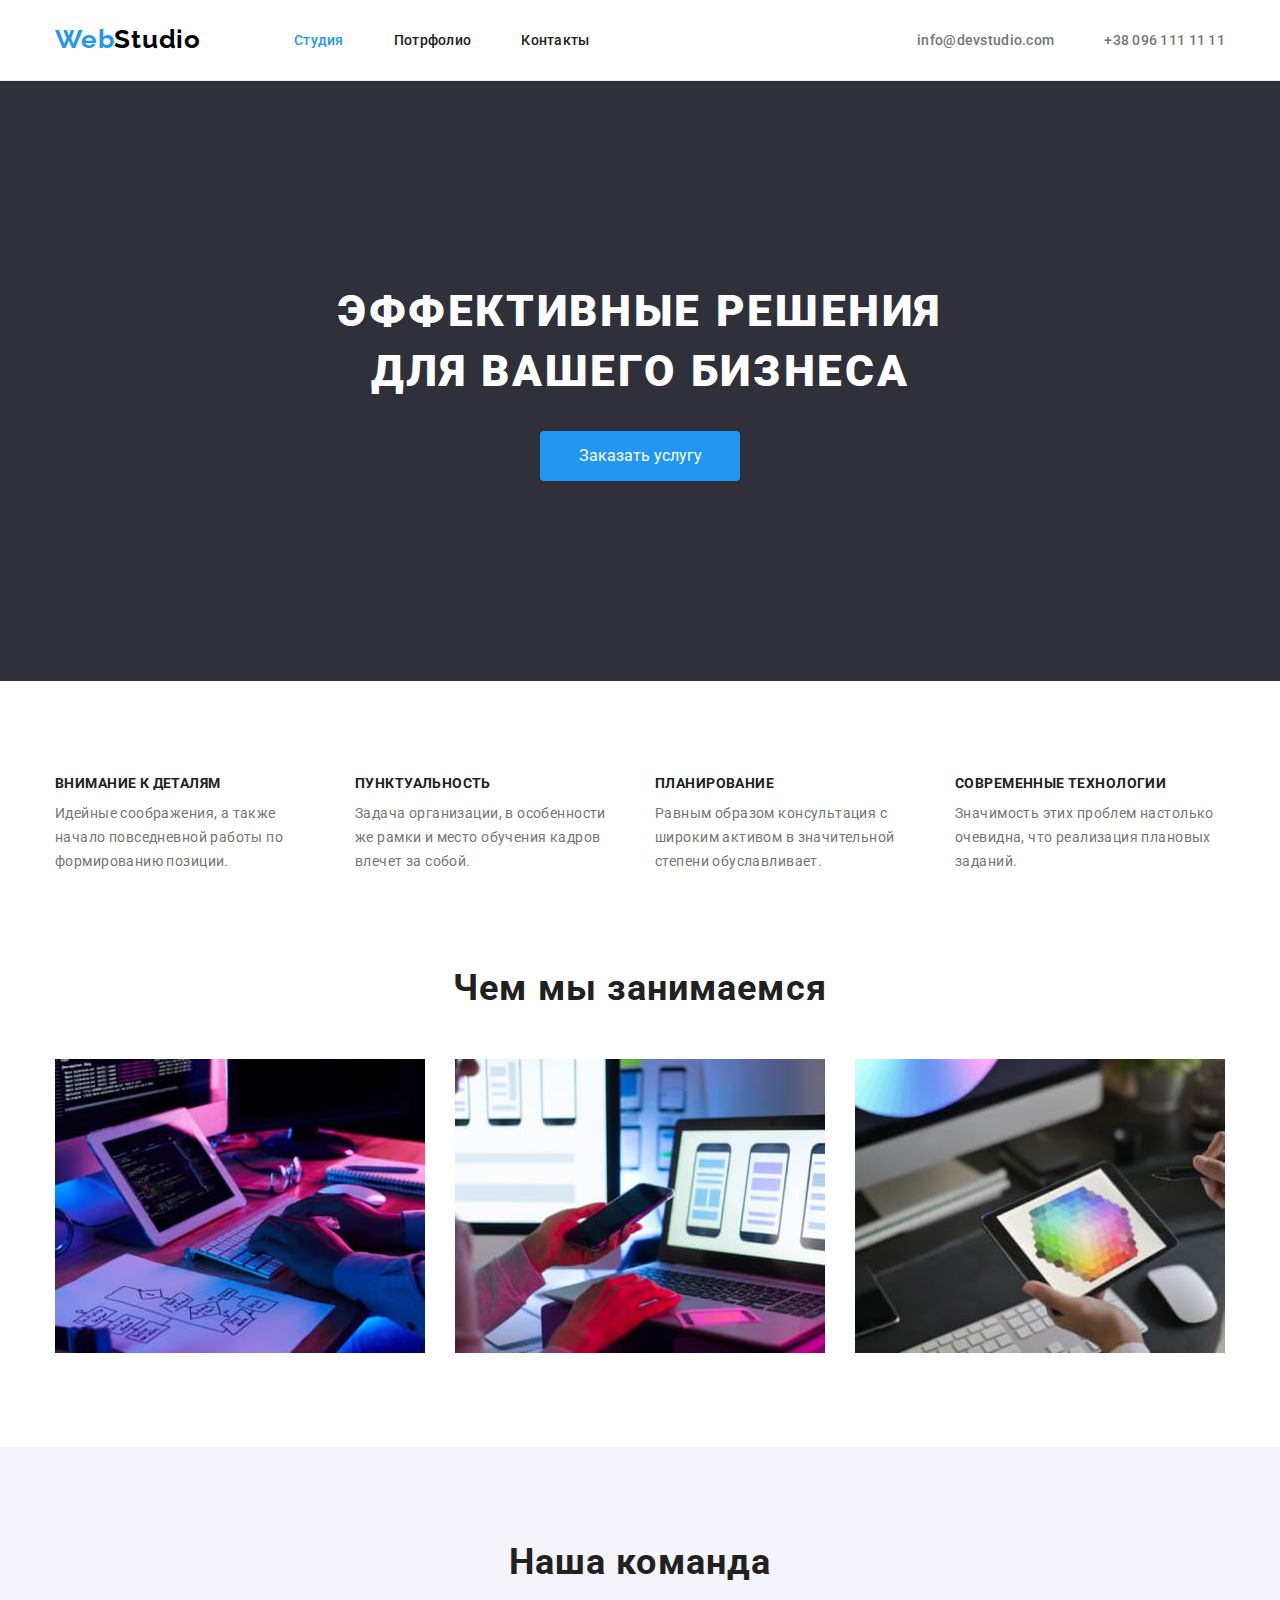
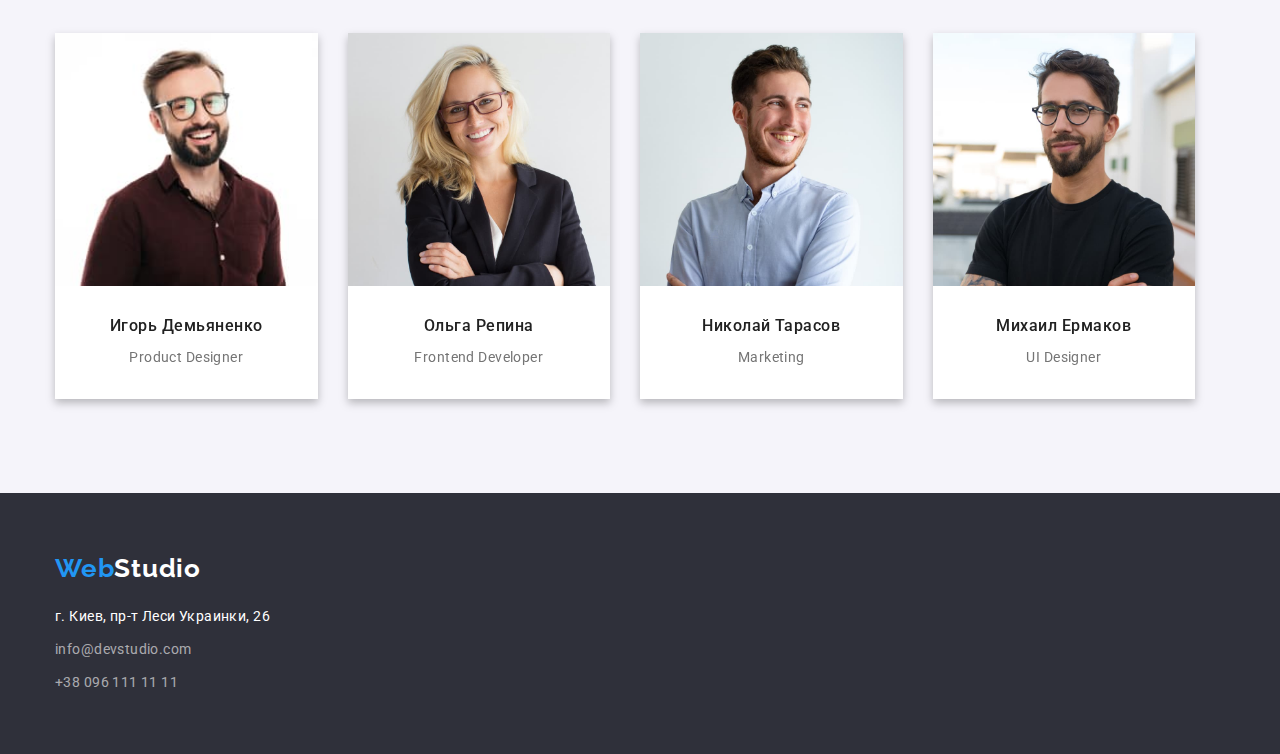
<file: index.html>
<!DOCTYPE html>
<html lang="ru">
  <head>
    <meta charset="UTF-8" />
    <meta http-equiv="X-UA-Compatible" content="IE=edge" />
    <meta name="viewport" content="width=device-width, initial-scale=1.0" />
    <title>Document</title>
    <link rel="preconnect" href="https://fonts.googleapis.com" />
    <link rel="preconnect" href="https://fonts.gstatic.com" crossorigin />
    <link
      href="https://fonts.googleapis.com/css2?family=Raleway:wght@700&family=Roboto:wght@400;500;700;900&display=swap"
      rel="stylesheet"
    />
    <link rel="stylesheet"
          href="https://cdnjs.cloudflare.com/ajax/libs/modern-normalize/1.1.0/modern-normalize.min.css"/>
    <link rel="stylesheet" href="css/styles.css" />
  </head>

  <body>
    <header class="header_background">
      <div class="container row_header"> 
        <nav class="row_logo_pages"> 
          <a class="logo" href="">Web<span class="black">Studio</span></a>
          <ul class="row_pages without_marker">
            <li class="indent_item_pages"><a class="item_row_pages linc_current" href="index.html">Студия</a></li>
            <li class="indent_item_pages"><a class="item_row_pages" href="portfolio.html">Потрфолио</a></li>
            <li class="indent_item_pages"><a class="item_row_pages" href="">Контакты</a></li>
          </ul>
        </nav>
        <ul class="row_contacts without_marker">
          <li><a class="item_row_contacts mail" href="">info@devstudio.com</a></li>
          <li><a class="item_row_contacts" href="">+38 096 111 11 11</a></li>
        </ul>
      </div>
    </header>

    <main>
      <section class="section_order">
        <div class="container_order">
          <h1 class="title_order_filter">Эффективные решения<br />для вашего бизнеса</h1>
          <button type="button" class="button_order">Заказать услугу</button>
        </div>
      </section>

      <section class="section_skills">
        <div class="container">
          <h2 class="visually-hidden title_hidden">Наши сильные стороны</h2>
          <ul class="skills_row without_marker">
            <li class="skills_blocks">
              <h3 class="title_skills">Внимание к деталям</h3>
              <p class="text">
                Идейные соображения, а также <br />
                начало повседневной работы по <br />формированию позиции.
              </p>
            </li>
            <li class="skills_blocks">
              <h3 class="title_skills">Пунктуальность</h3>
              <p class="text">
                Задача организации, в особенности <br />же рамки и место обучения кадров <br />влечет
                за собой.
              </p>
            </li>
            <li class="skills_blocks">
              <h3 class="title_skills">Планирование</h3>
              <p class="text">
                Равным образом консультация с<br />
                широким активом в значительной <br />степени обуславливает.
              </p>
            </li>
            <li>
              <h3 class="title_skills">Современные технологии</h3>
              <p class="text">
                Значимость этих проблем настолько <br />очевидна, что реализация плановых<br />
                заданий.
              </p>
            </li>
          </ul>
        </div>
      </section>

      <section class="section_affairs">
        <div class="container">
          <h2 class="title_affairs">Чем мы занимаемся</h2>
          <ul class="affairs_row without_marker">
            <li class="affairs_foto">
              <img src="./images/1.jpg" alt="Десктопные приложения" width="370" />
            </li>
            <li class="affairs_foto">
              <img src="./images/2.jpg" alt="Мобильниые приложения" width="370" />
            </li>
            <li>
              <img src="./images/3.jpg" alt="Дизайнерские решения" width="370" />
            </li>
          </ul>
        </div>
      </section>

      <section class="section_team">
        <div class="container">
          <h2 class="title_team">Наша команда</h2>
          <ul class="team_row without_marker">
            <li class="item_team">
              <img class="foto_team" src="./images/4.jpg" alt="Игорь Демьяненко" width="270" />
              <div class="team_text">
                <h3 class="title_names">Игорь Демьяненко</h3>
                <p lang="en" class="text team">Product Designer</p>
              </div>  
            </li>
            <li class="item_team">
              <img class="foto_team" src="./images/5.jpg" alt="Ольга Репина" width="270" />
              <div class="team_text">
                <h3 class="title_names">Ольга Репина</h3>
                <p lang="en" class="text">Frontend Developer</p>
              </div>
            </li>
            <li class="item_team">
              <img src="./images/6.jpg" alt="Николай Тарасов" width="270" />
              <div class="team_text">
                <h3 class="title_names">Николай Тарасов</h3>
                <p lang="en" class="text">Marketing</p>
              </div>
            </li>
            <li class="item_team">
              <img src="./images/7.jpg" alt="Михаил Ермаков" width="270" />
              <div class="team_text">
                <h3 class="title_names">Михаил Ермаков</h3>
                <p lang="en" class="text">UI Designer</p>
              </div>
            </li>
          </ul>
        </div>  
      </section>
    </main>

      <footer class="footer_background">
        <div class="container">
          <a class="footer_logo" href="/">Web<span class="wight">Studio</span></a>
          <address>
            <p class="footer_address">г. Киев, пр-т Леси Украинки, 26</p>
            <ul class="without_marker">
              <li class="footer_mail"><a class="footer-contacts" href="">info@devstudio.com</a></li>
              <li><a class="footer-contacts" href="">+38 096 111 11 11</a></li>
            </ul>
          </address>
        </div>
      </footer>

  </body>
</html>
</file>
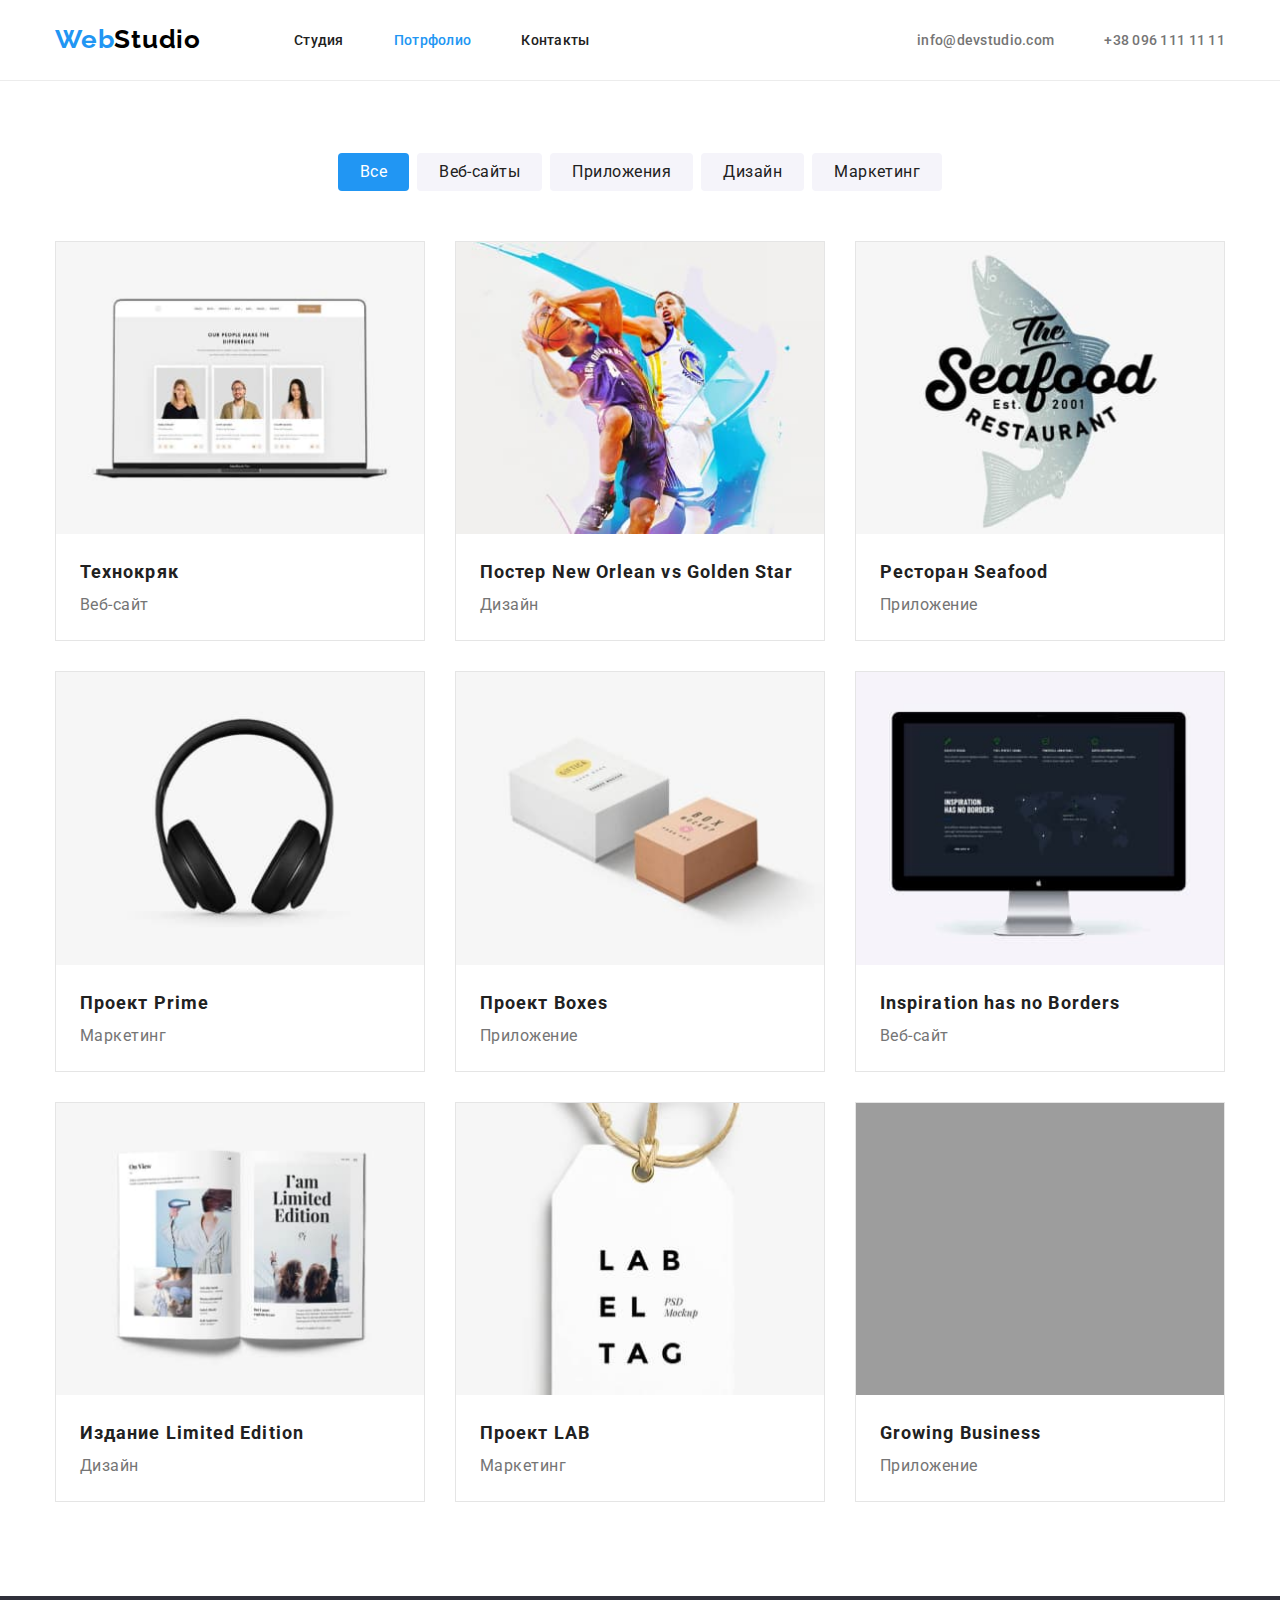
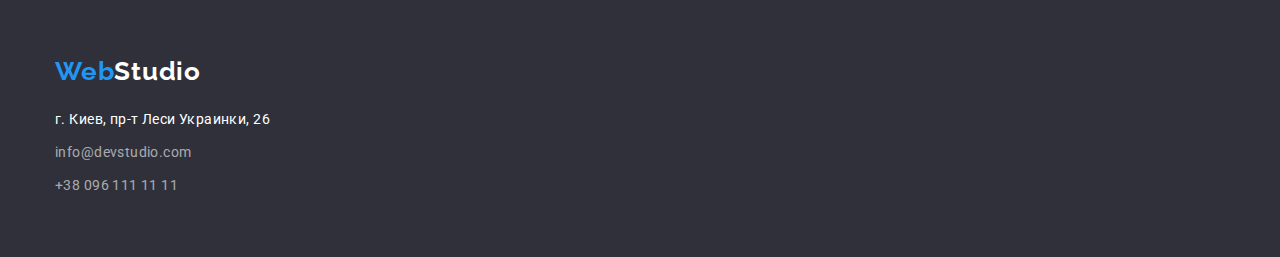
<file: portfolio.html>
<!DOCTYPE html>
<html lang="ru">
    <head>
        <meta charset="UTF-8"/>
        <meta http-equiv="X-UA-Compatible" content="IE=edge"/>
        <meta name="viewport" content="width=device-width, initial-scale=1.0"/>
        <title>Document</title>

        <link rel="preconnect" href="https://fonts.googleapis.com"/>
        <link rel="preconnect" href="https://fonts.gstatic.com" crossorigin/>
        <link href="https://fonts.googleapis.com/css2?family=Raleway:wght@700&family=Roboto:wght@400;500;700;900&display=swap"
            rel="stylesheet"/>
        <link rel="stylesheet"
            href="https://cdnjs.cloudflare.com/ajax/libs/modern-normalize/1.1.0/modern-normalize.min.css"/>
        <link rel="stylesheet" href="css/styles.css"/>
    </head>

    <body>
    <header class="header_background">
        <div class="container row_header">
            <nav class="row_logo_pages">
                <a class="logo" href="">Web<span class="black">Studio</span></a>
                <ul class="row_pages without_marker">
                    <li class="indent_item_pages"><a class="item_row_pages" href="index.html">Студия</a></li>
                    <li class="indent_item_pages"><a class="item_row_pages linc_current" href="portfolio.html">Потрфолио</a></li>
                    <li class="indent_item_pages"><a class="item_row_pages" href="">Контакты</a></li>
                </ul>
            </nav>
            <ul class="row_contacts without_marker">
                <li><a class="item_row_contacts mail" href="">info@devstudio.com</a></li>
                <li><a class="item_row_contacts" href="">+38 096 111 11 11</a></li>
            </ul>
        </div>
    </header>

        <main>
            <section class="section_filter">   
                <div class="container_filter">
                    <h1 class="visually-hidden title_order_filter">Наши проекты фильтр</h1>
                        <ul class="menu_filter without_marker">
                        <li class="item_filter">
                            <button type="button_portfolio_all" class="button_portfolio_all">Все</button>
                        </li>
                        <li class="item_filter">
                            <button type="button_portfolio" class="button_portfolio">Веб-сайты</button>
                        </li>
                        <li class="item_filter">
                            <button type="button_portfolio" class="button_portfolio">Приложения</button>
                        </li>
                        <li class="item_filter">   
                            <button type="button_portfolio" class="button_portfolio">Дизайн</button>
                        </li>
                        <li class="item_filter_last">
                            <button type="button_portfolio" class="button_portfolio">Маркетинг</button>
                        </li>
                    </ul>
                    <ul class="flex_works without_marker">          
                        <li class="item_works">
                            <img src= "./images/2-1.jpg" alt="Открытая страцница на ноутбуке" width="370" />
                                <div class="text_filter_indent">
                                    <h2 class="title_portfolio">Технокряк</h2>
                                    <p class="filter">Веб-сайт</p>
                                </div>
                        </li>
                        <li class="item_works">
                            <img src="./images/2-2.jpg" alt="Волейболисты" width="370" />
                                <div class="text_filter_indent">
                                    <h2 class="title_portfolio">Постер New Orlean vs Golden Star</h2>
                                    <p class="filter">Дизайн</p> 
                                </div>
                        </li>
                        <li class="item_works">
                            <img src="./images/2-3.jpg" alt="Название ресторана на фоне рыбы" width="370" />
                                <div class="text_filter_indent">
                                    <h2 class="title_portfolio">Ресторан Seafood</h2>
                                    <p class="filter">Приложение</p> 
                                </div>
                        </li>
                         <li class="item_works">
                            <img src="./images/2-4.jpg" alt="Наушники" width="370" />
                                <div class="text_filter_indent">
                                    <h2 class="title_portfolio">Проект Prime</h2>
                                    <p class="filter">Маркетинг</p>
                                </div>   
                        </li>
                        <li class="item_works">
                            <img src="./images/2-5.jpg" alt="Коробки" width="370" />
                            <div class="text_filter_indent">
                                <h2 class="title_portfolio">Проект Boxes</h2>
                                <p class="filter">Приложение</p>
                            </div>
                        </li>
                        <li class="item_works">
                            <img src="./images/2-6.jpg" alt="Экран компьютера" width="370" />
                                <div class="text_filter_indent">
                                    <h2 lang="en" class="title_portfolio">Inspiration has no Borders</h2>
                                    <p class="filter">Веб-сайт</p>
                                </div>
                        </li>
                        <li class="item_works">
                            <img src="./images/2-7.jpg" alt="Открытая книга" width="370" />
                                <div class="text_filter_indent">
                                    <h2 class="title_portfolio">Издание Limited Edition</h2>
                                    <p class="filter">Дизайн</p>
                                </div>
                        </li>
                        <li class="item_works">
                            <img src="./images/2-8.jpg" alt="Бумажная бирка" width="370" />
                                <div class="text_filter_indent">
                                    <h2 class="title_portfolio">Проект LAB</h2>
                                    <p class="filter">Маркетинг</p>
                                </div>
                        </li>
                        <li class="item_works">
                            <img src="./images/2-9.jpg" alt="Серый экран" width="370" />
                                <div class="text_filter_indent">
                                    <h2 lang="en" class="title_portfolio">Growing Business</h2>
                                    <p class="filter">Приложение</p>
                                </div>
                        </li>
                    </ul>
                </div> 
            </section>
        </main> 
        
        <footer class="footer_background">
            <div class="container">
                <a class="footer_logo" href="/"><span class="blu">Web</span><span class="wight">Studio</span></a>
                <address>
                    <p class="footer_address">г. Киев, пр-т Леси Украинки, 26</p>
                    <ul class="without_marker">
                        <li class="footer_mail"><a class="footer-contacts" href="">info@devstudio.com</a></li>
                        <li><a class="footer-contacts" href="">+38 096 111 11 11</a></li>
                    </ul>
                </address>
            </div>
        </footer>

    </body>
</html>
</file>
<file: css/styles.css>
html {
  box-sizing: border-box;
}

*,
*::before,
*::after {
  box-sizing: inherit;
}

h1,
h2,
h3,
h4,
h5,
h6,
p {
  margin: 0;
}

.list {
  list-style: none;
  padding: 0;
  margin: 0;
}

.link {
  text-decoration: none;
  color: inherit;
}

img {
  display: block;
  max-width: 100%;
  height: auto;
}

:root {
  --brand-color: #212121;
  --color-black: black;
  --color-blu: #2196f3;
  --color-wight: #ffffff;
  --color-gray: #757575;
  --background-color: #2f303a;
  --color-footer-contacts: rgba(255, 255, 255, 0.6);
  --button-portfolio-background-color: #f5f4fa;
  --item-teem-shadow: #e5e5e5;
  --header_line_bottom: #ececec;
}

body {
  font-family: 'Roboto', sans-serif;
  color: var(--brand-color);
}

.header_background {
  border-bottom: 1px solid var(--header_line_bottom);
}

.container {
  width: 1200px;
  padding-left: 15px;
  padding-right: 15px;
  margin: 0 auto;
}

.logo {
  display: block;
  font-family: 'Raleway', sans-serif;
  font-weight: 700;
  font-size: 26px;
  line-height: 31px;
  letter-spacing: 0.03em;
  text-decoration: none;
  color: var(--color-blu);
  /* -webkit-text-stroke-width: 1px;
  -webkit-text-stroke-color: var(--color-black); */
  /* color: var(--color-black); */
  padding: 24px 0px 25px 0px;
  margin-right: 93px;
}

.row_pages,
.row_contacts,
.row_logo_pages,
.row_header,
.item_row_contacts {
  display: flex;
}

.item_row_pages {
  display: block;
  text-decoration: none;
  font-weight: 500;
  line-height: 16px;
  font-size: 14px;
  letter-spacing: 0.02em;
  color: var(--brand-color);
}

.button_portfolio_all:hover .item_row_pages:hover {
  cursor: pointer;
}

.indent_item_pages {
  margin-right: 50px;
}
.item_row_contacts {
  /* display: block; */
  text-decoration: none;
  font-weight: 500;
  font-size: 14px;
  line-height: 16px;
  letter-spacing: 0.02em;
  color: var(--color-gray);
  /* text-align: right; */
  /* margin-left: auto;
  margin-right: 0; */
}

.row_pages {
  padding: 32px 0px;
}

.row_contacts {
  padding: 32px 0px;
  margin-left: auto;
  margin-right: 0;
  float: right;
}

.blu {
  color: var(--color-blu);
}
.black {
  color: var(--color-black);
}
.wight {
  color: var(--color-wight);
}

.item_row_pages:hover,
.item_row_pages:focus,
.item_row_contacts:hover,
.item_row_contacts:focus {
  color: var(--color-blu);
}

.linc_current {
  color: var(--color-blu);
}

.row_header {
  justify-content: space-between;
  /* margin-left: auto;
  margin-right: 0; */
}

.mail {
  margin-right: 50px;
}

.without_marker {
  list-style-type: none;
  margin-top: 0px;
  margin-bottom: 0px;
  margin-left: 0px;
  margin-block-start: 0em;
  margin-block-end: 0em;
  padding-inline-start: 0px;
}

.section_order {
  padding-top: 200px;
  padding-bottom: 200px;
  background-color: var(--background-color);
}
.container_order {
  width: 1200px;
  padding-left: 15px;
  padding-right: 15px;
  margin: 0 auto;
}

.title_order_filter {
  text-transform: uppercase;
  text-align: center;
  font-weight: 900;
  font-size: 44px;
  color: var(--color-wight);
  margin-top: 0px;
  margin-bottom: 30px;
  line-height: 60px;
  letter-spacing: 0.06em;
  /* -webkit-text-stroke-width: 1px;
  -webkit-text-stroke-color: var(--color-black); */
}

.button_order {
  /* display: inline-block; */
  font-family: inherit;
  background-color: var(--color-blu);
  font-style: Bold;
  font-size: 16px;
  line-height: 30px;
  line-height: 160%;
  letter-spacing: 6%;
  color: var(--color-wight);
  border-radius: 4px;
  display: block;
  margin: 0 auto;
  min-width: 200px;
  height: 50px;
  border: none;
}

.title_hidden {
  font-weight: 700;
  letter-spacing: 3%;
  margin-bottom: 0px;
  text-align: center;
  margin-top: 90px;
}

.visually-hidden {
  position: absolute;
  width: 1px;
  height: 1px;
  margin: -1px;
  border: 0;
  padding: 0;

  white-space: nowrap;
  clip-path: inset(100%);
  clip: rect(0 0 0 0);
  overflow: hidden;
}

.section_skills {
  padding-top: 94px;
  padding-bottom: 94px;
}

.skills_row {
  display: flex;
  /* justify-content: space-between; */
  /* margin-right: 30px; */
}

.skills_blocks {
  width: 270px;
  margin-right: 30px;
}
.section_affairs {
  /* padding-top: 94px; */
  padding-bottom: 94px;
}

.affairs_row {
  display: flex;
  /* justify-content: space-between; */
  /* margin-right: 30px; */
}

.affairs_foto {
  margin-right: 30px;
}

.title_skills {
  text-transform: uppercase;
  font-weight: 700;
  font-size: 14px;
  font-style: bold;
  letter-spacing: 0.03em;
  line-height: 16px;
  margin-top: 0px;
  margin-bottom: 10px;
}

.title_affairs {
  font-weight: 700;
  font-size: 36px;
  margin-bottom: 50px;
  text-align: center;
  margin-top: 0px;
  line-height: 42px;
  letter-spacing: 0.03em;
}

.section_team {
  background-color: var(--button-portfolio-background-color);
  padding-top: 94px;
  padding-bottom: 94px;
}

.title_team {
  font-weight: 700;
  font-size: 36px;
  margin-bottom: 0px;
  text-align: center;
  line-height: 42px;
  letter-spacing: 0.03em;
  margin-top: 0px;
  margin-bottom: 50px;
}

.team_row {
  /* justify-content: space-between; */
  /* margin-right: 30px; */
  display: flex;
  /* padding-bottom: 94px; */
}
.title_names {
  font-weight: 500;
  font-size: 16px;
  line-height: 19px;
  text-align: center;
  letter-spacing: 0.03em;
  margin-bottom: 10px;
}
.item_team {
  display: block;
  text-align: center;
  filter: drop-shadow(0px 4px 4px rgba(0, 0, 0, 0.25));
  background-color: var(--color-wight);
  /* box-shadow: 0px 1px 1px 1px var(--item-teem-shadow); */
  margin-right: 30px;
}

.team_text {
  padding: 30px 32px;
}

.text {
  font-weight: 400;
  font-size: 14px;
  color: var(--color-gray);
  line-height: 24px;
  letter-spacing: 0.03em;
}

/* .team {
  margin-bottom: 30px;
} */
.profession-team {
  font-weight: 400;
  font-size: 16px;
  color: var(--color-gray);
  line-height: 19px;
  letter-spacing: 0.03em;
}

.footer_background {
  background-color: var(--background-color);
  padding-top: 60px;
  padding-bottom: 60px;
}

.footer_logo {
  display: block;
  font-family: 'Raleway', sans-serif;
  font-weight: 700;
  font-size: 26px;
  line-height: 31px;
  letter-spacing: 0.03em;
  text-decoration: none;
  color: var(--color-blu);
  margin-bottom: 20px;
}

.footer_address {
  font-style: 400;
  font-style: normal;
  font-size: 14px;
  letter-spacing: 0.03em;
  color: var(--color-wight);
  text-decoration: none;
  line-height: 24px;
  margin-bottom: 9px;
}

.footer-contacts {
  font-style: 400;
  font-style: normal;
  font-size: 14px;
  letter-spacing: 0.03em;
  color: var(--color-footer-contacts);
  text-decoration: none;
  line-height: 24px;
}

.footer-contacts:focus {
  color: var(--color-blu);
}

.footer_mail {
  margin-bottom: 9px;
}
.title_portfolio {
  font-weight: 700;
  font-size: 18px;
  line-height: 36px;
  letter-spacing: 0.06em;
}

.text_filter_indent {
  padding: 20px 24px;
}

.filter {
  font-weight: 400px;
  font-size: 16px;
  line-height: 30px;
  letter-spacing: 0.03em;
  color: var(--color-gray);
}

.container_filter {
  width: 1200px;
  padding-left: 15px;
  padding-right: 15px;
  margin: 0 auto;
}

.section_filter {
  padding-top: 72px;
  padding-bottom: 94px;
}
.container_footer {
  width: 1200px;
  padding-left: 15px;
  padding-top: 94px;
  padding-right: 15px;
  margin-left: 200px;
  margin-right: 200px;
  margin-bottom: 0px;
  margin-top: 0px;
  background-color: var(--background-color);
}

.button_portfolio_all {
  display: inline-block;
  font-family: inherit;
  padding: 6px 22px 6px 22px;
  background-color: var(--color-blu);
  color: var(--color-wight);
  border-radius: 4px;
  border: none;
  font-weight: 400;
  font-size: 16px;
  margin-bottom: 0px;
  line-height: 26px;
  text-align: center;
  letter-spacing: 0.03em;
}

.button_portfolio {
  display: inline-block;
  font-family: inherit;
  padding: 6px 22px 6px 22px;
  background-color: var(--button-portfolio-background-color);
  color: var(--brand-color);
  border-radius: 4px;
  border: none;
  font-weight: 400;
  font-size: 16px;
  line-height: 26px;
  text-align: center;
  letter-spacing: 0.03em;
  margin-bottom: 0px;
}
.button_portfolio:focus,
.button_portfolio:hover {
  background-color: var(--color-blu);
  color: var(--color-wight);
  cursor: pointer;
}

.item_filter {
  margin-right: 8px;
  /* margin-bottom: 50px; */
}

.menu_filter {
  display: flex;
  justify-content: center;
  margin-bottom: 50px;
}
.flex_works {
  display: flex;
  flex-wrap: wrap;
}
.item_works {
  border: 1px solid var(--item-teem-shadow);
  width: calc((100% - 60px) / 3);
  margin-right: 30px;
  margin-bottom: 30px;
}
.item_works:nth-child(3n) {
  margin-right: 0px;
}
.item_works:nth-last-child(-n + 3) {
  margin-bottom: 0;
}
</file>
